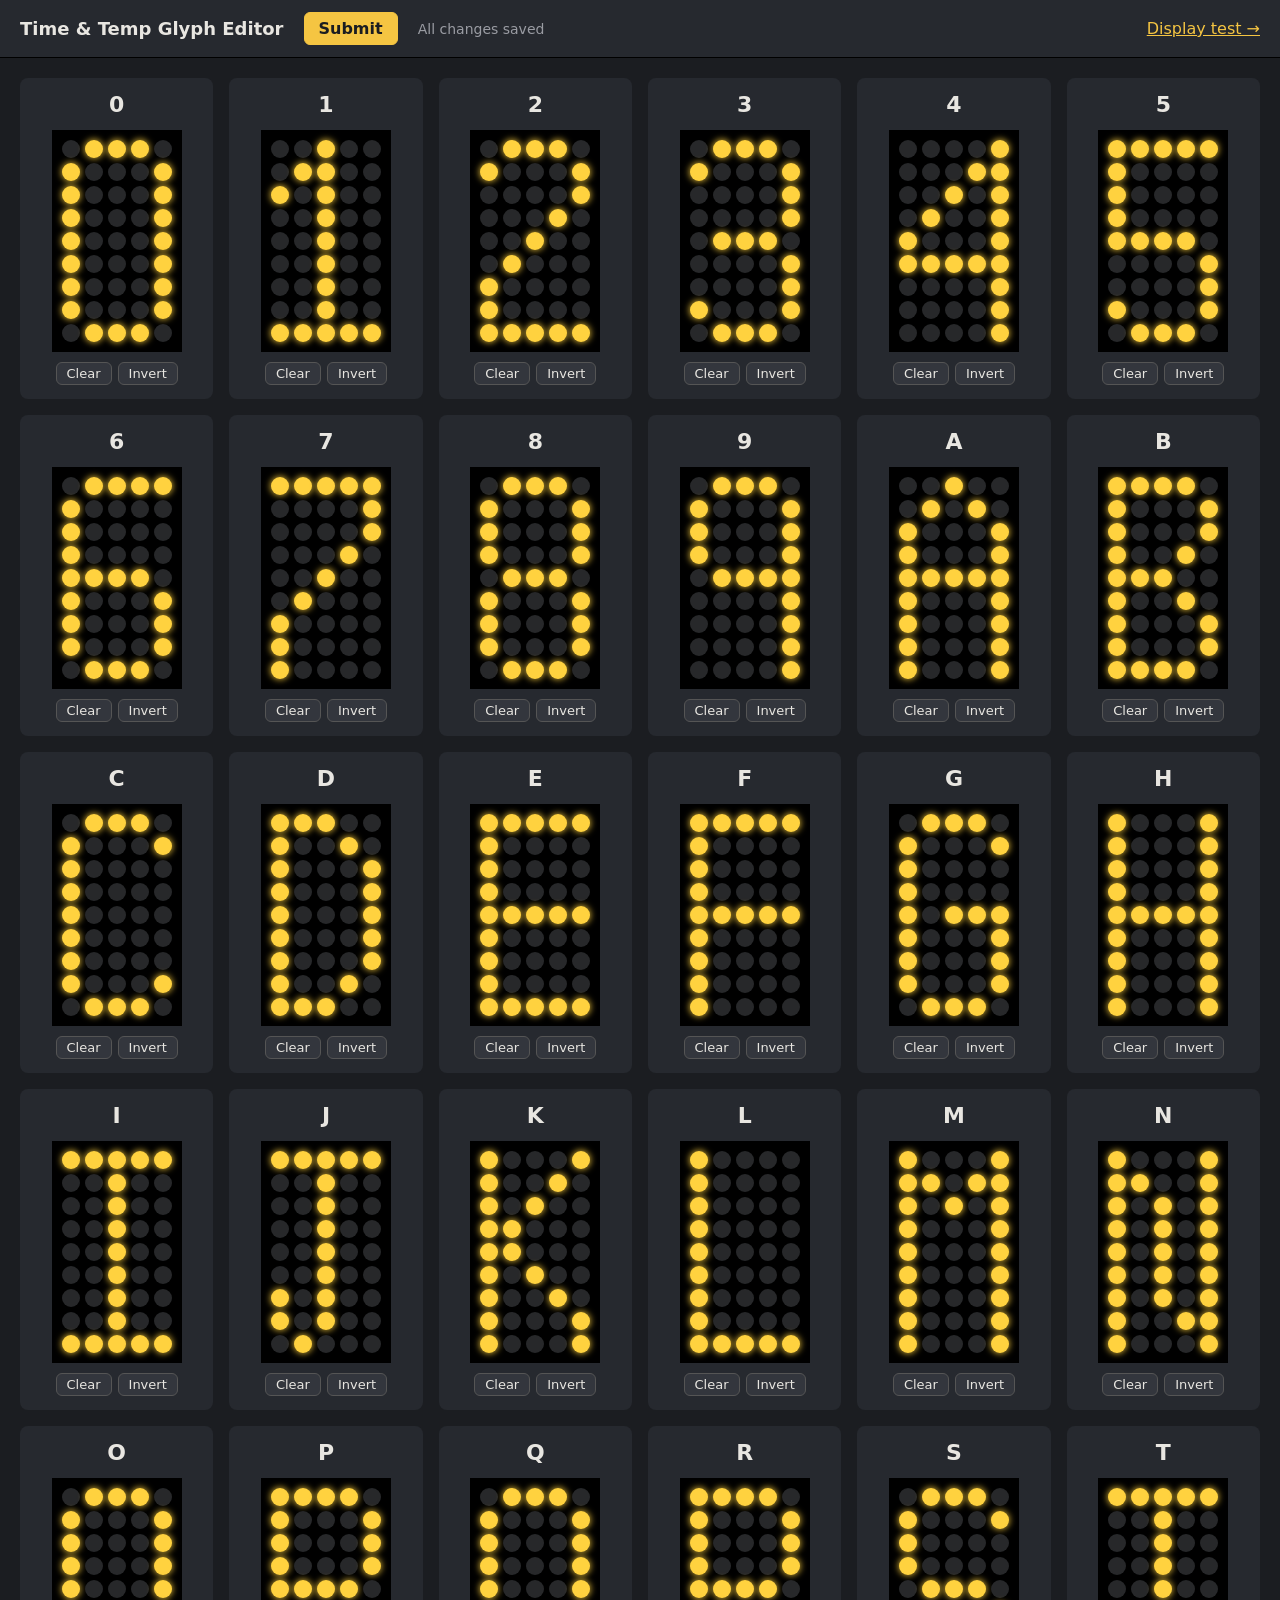
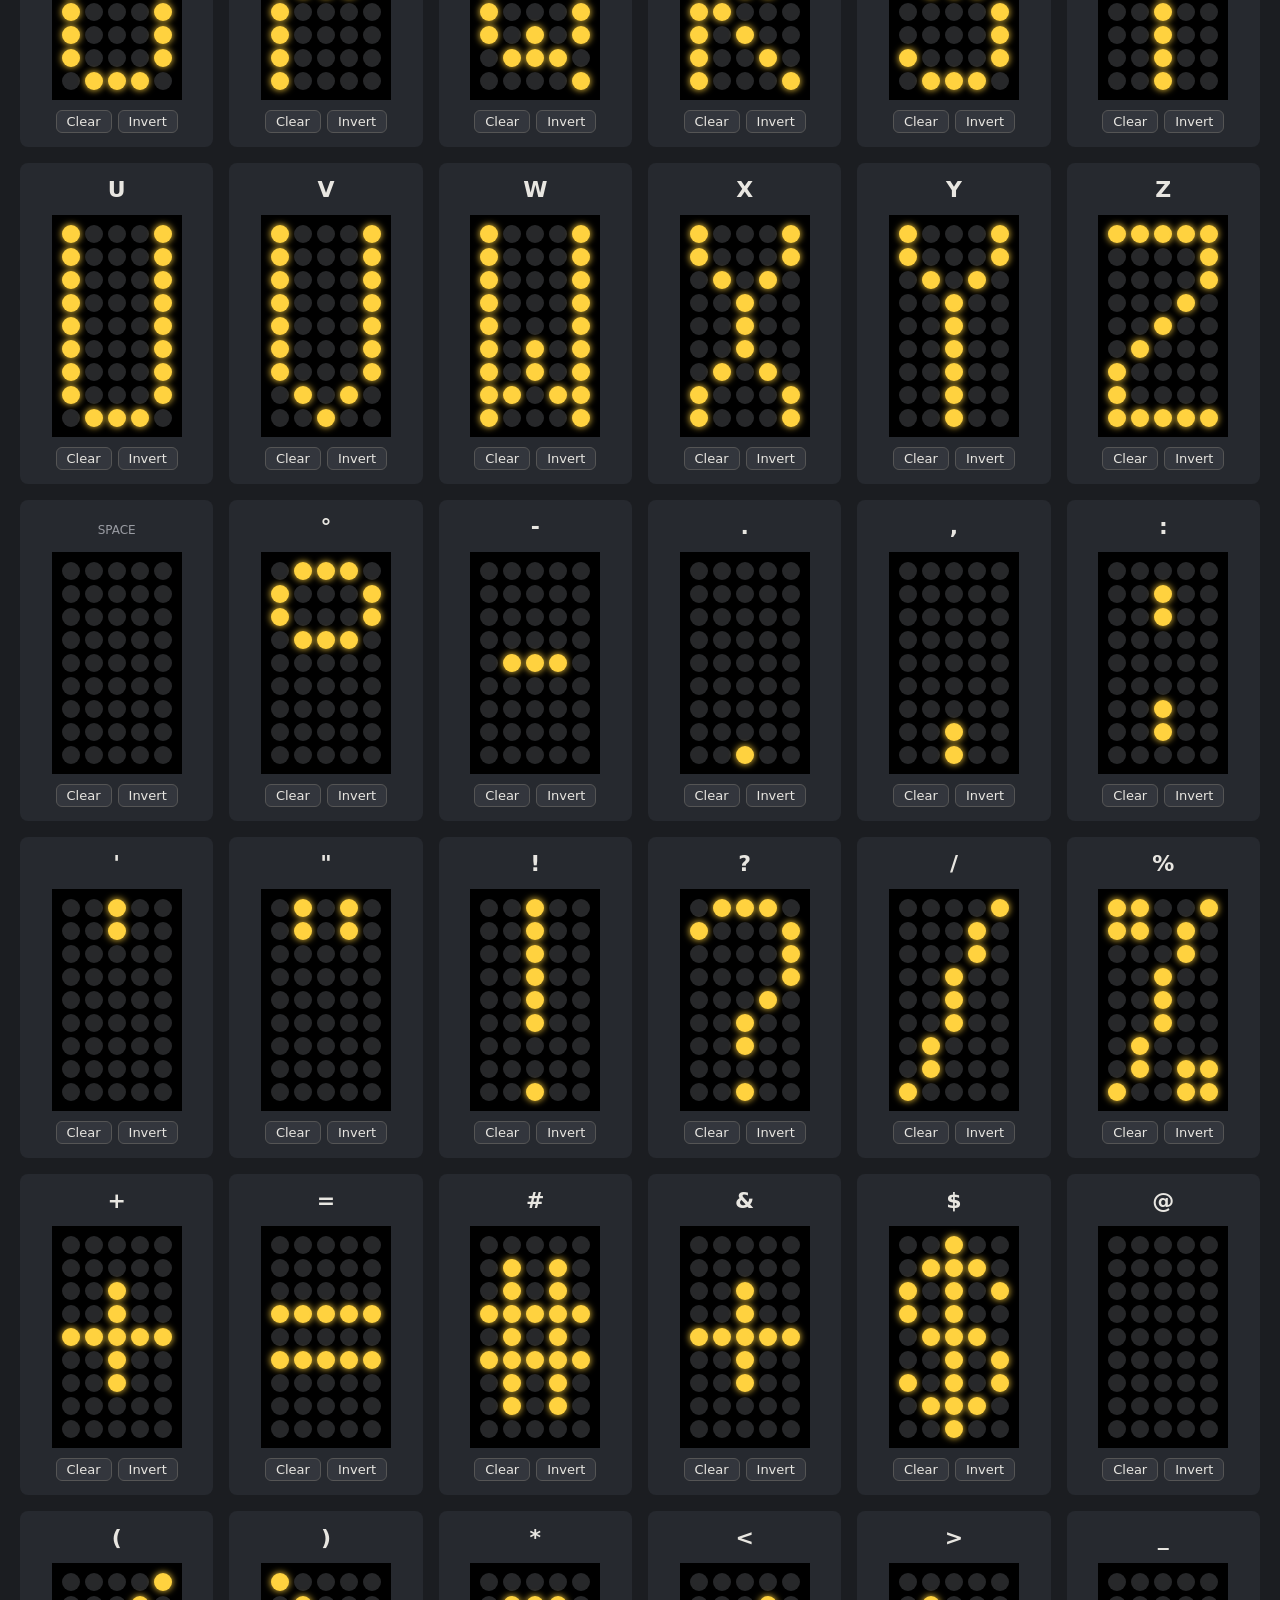
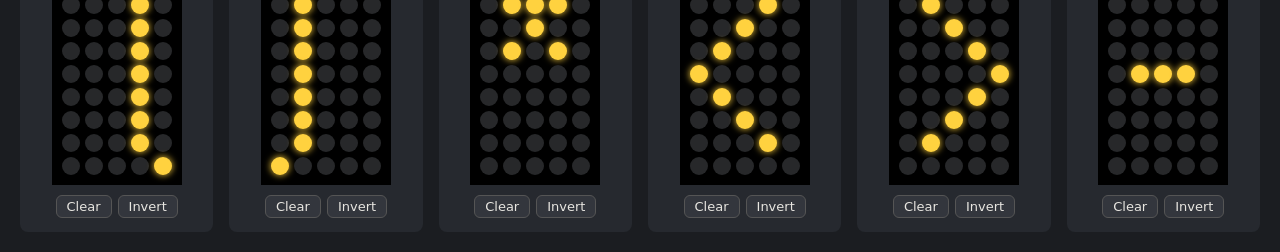
<file: index.html>
<!doctype html>
<html lang="en">
<head>
  <meta charset="utf-8">
  <meta name="viewport" content="width=device-width, initial-scale=1">
  <title>Glyph Editor</title>
  <link rel="stylesheet" href="style.css">
</head>
<body>
  <header>
    <h1>Time &amp; Temp Glyph Editor</h1>
    <button id="save" class="primary">Submit</button>
    <span id="status" class="status">Loading…</span>
    <nav><a href="display.html">Display test →</a></nav>
  </header>

  <main id="grid" class="grid"></main>

  <script src="common.js"></script>
  <script>
    const grid = document.getElementById("grid");
    const saveBtn = document.getElementById("save");
    const status = document.getElementById("status");

    let glyphs = {};
    const dirty = new Set();
    const cards = {};

    function setStatus(text, isError = false) {
      status.textContent = text;
      status.classList.toggle("error", isError);
    }

    function updateDirtyStatus() {
      setStatus(dirty.size ? `${dirty.size} unsaved change${dirty.size === 1 ? "" : "s"}` : "All changes saved");
    }

    function markDirty(ch) {
      dirty.add(ch);
      cards[ch].card.classList.add("dirty");
      updateDirtyStatus();
    }

    // Click toggles a light; dragging paints every light passed over with the
    // same on/off state as the first one touched.
    let paintValue = null;
    window.addEventListener("pointerup", () => { paintValue = null; });

    function setLight(ch, r, c, value) {
      if (glyphs[ch][r][c] === value) return;
      glyphs[ch][r][c] = value;
      cards[ch].lights[r][c].classList.toggle("on", !!value);
      markDirty(ch);
    }

    function buildCard(ch) {
      const card = document.createElement("section");
      card.className = "card";

      const label = document.createElement("div");
      label.className = "label";
      if (ch === " ") label.innerHTML = "<small>SPACE</small>";
      else label.textContent = ch;

      const panel = document.createElement("div");
      const lights = buildPanel(panel);
      panel.addEventListener("pointerdown", (e) => {
        const light = e.target.closest(".light");
        if (!light) return;
        e.preventDefault();
        light.releasePointerCapture?.(e.pointerId);
        const r = +light.dataset.row, c = +light.dataset.col;
        paintValue = glyphs[ch][r][c] ? 0 : 1;
        setLight(ch, r, c, paintValue);
      });
      panel.addEventListener("pointerover", (e) => {
        const light = e.target.closest(".light");
        if (!light || paintValue === null) return;
        setLight(ch, +light.dataset.row, +light.dataset.col, paintValue);
      });

      const actions = document.createElement("div");
      actions.className = "actions";
      const clear = document.createElement("button");
      clear.textContent = "Clear";
      clear.addEventListener("click", () => {
        for (let r = 0; r < HEIGHT; r++) for (let c = 0; c < WIDTH; c++) setLight(ch, r, c, 0);
      });
      const invert = document.createElement("button");
      invert.textContent = "Invert";
      invert.addEventListener("click", () => {
        for (let r = 0; r < HEIGHT; r++) for (let c = 0; c < WIDTH; c++) setLight(ch, r, c, glyphs[ch][r][c] ? 0 : 1);
      });
      actions.append(clear, invert);

      card.append(label, panel, actions);
      cards[ch] = { card, lights };
      paintPanel(lights, glyphs[ch]);
      return card;
    }

    saveBtn.addEventListener("click", async () => {
      saveBtn.disabled = true;
      setStatus("Saving…");
      try {
        const { count } = await saveGlyphs(glyphs);
        dirty.forEach((ch) => cards[ch].card.classList.remove("dirty"));
        dirty.clear();
        setStatus(`Saved ${count} characters to glyphs.json`);
      } catch (err) {
        setStatus(err.message, true);
      } finally {
        saveBtn.disabled = false;
      }
    });

    window.addEventListener("beforeunload", (e) => {
      if (dirty.size) e.preventDefault();
    });

    loadGlyphs()
      .then((loaded) => {
        glyphs = loaded;
        for (const ch of Object.keys(glyphs)) grid.appendChild(buildCard(ch));
        updateDirtyStatus();
      })
      .catch((err) => setStatus(`${err.message} — start the server with "python server.py"`, true));
  </script>
</body>
</html>
</file>
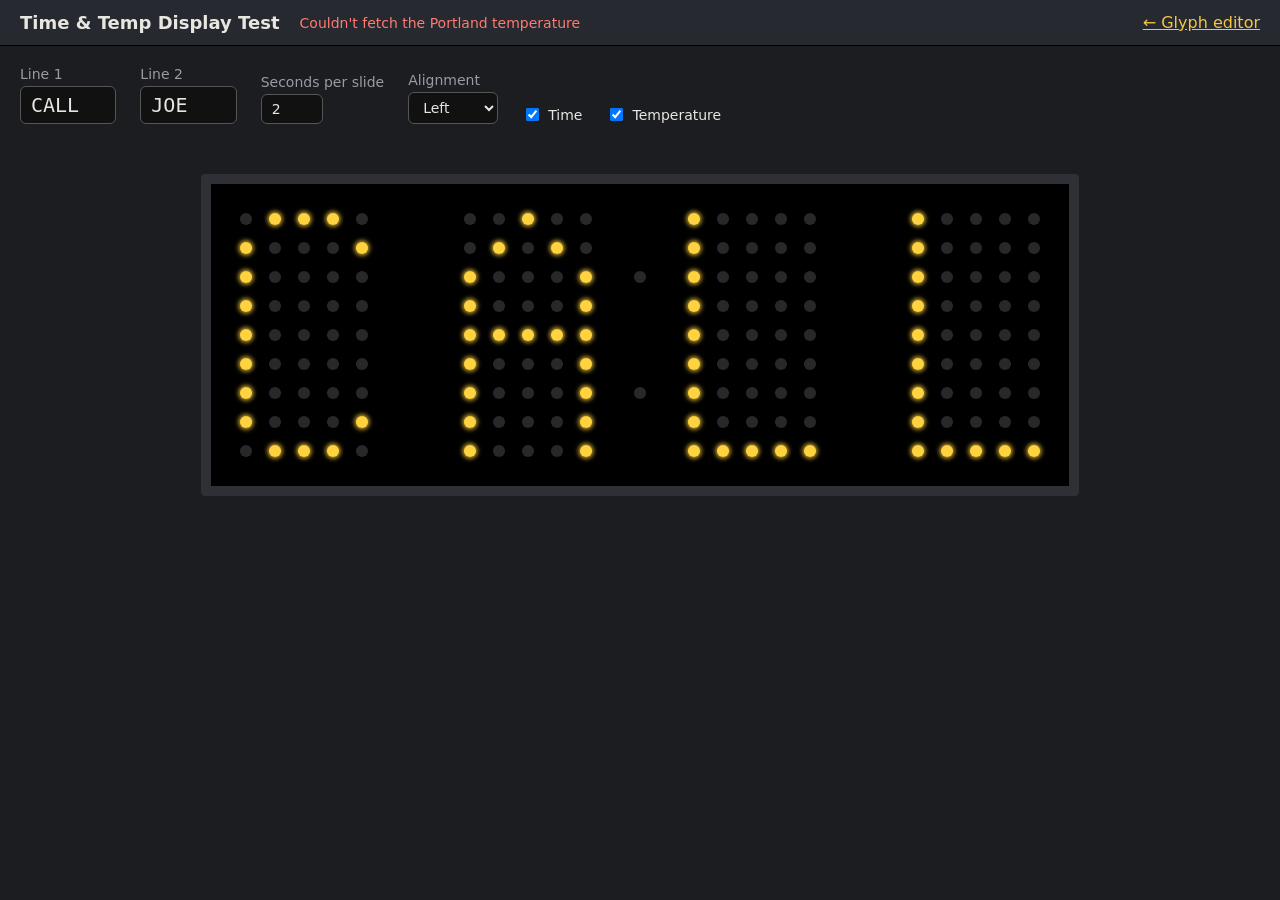
<file: display.html>
<!doctype html>
<html lang="en">
<head>
  <meta charset="utf-8">
  <meta name="viewport" content="width=device-width, initial-scale=1">
  <title>Sign Display Test</title>
  <link rel="stylesheet" href="style.css">
</head>
<body>
  <header>
    <h1>Time &amp; Temp Display Test</h1>
    <span id="status" class="status"></span>
    <nav><a href="index.html">← Glyph editor</a></nav>
  </header>

  <div class="controls">
    <label>Line 1 <input id="word1" class="word" maxlength="4" value="CALL"></label>
    <label>Line 2 <input id="word2" class="word" maxlength="4" value="JOE"></label>
    <label>Seconds per slide <input id="interval" type="number" min="0.2" step="0.1" value="2"></label>
    <label>Alignment
      <select id="align">
        <option value="left">Left</option>
        <option value="center">Center</option>
        <option value="right">Right</option>
      </select>
    </label>
    <label class="check"><input id="showTime" type="checkbox" checked> Time</label>
    <label class="check"><input id="showTemp" type="checkbox" checked> Temperature</label>
  </div>

  <div class="sign-wrap"><div id="sign" class="sign"></div></div>

  <script src="common.js"></script>
  <script>
    const SLOTS = 4;
    const TIME_ZONE = "America/New_York";
    // Portland, ME. Temperature comes from Open-Meteo (free, no API key).
    const WEATHER_URL = "https://api.open-meteo.com/v1/forecast?latitude=43.6591&longitude=-70.2568"
      + "&current=temperature_2m&temperature_unit=fahrenheit";
    const WEATHER_REFRESH_MS = 10 * 60 * 1000;

    const sign = document.getElementById("sign");
    const status = document.getElementById("status");
    const inputs = [document.getElementById("word1"), document.getElementById("word2")];
    const intervalInput = document.getElementById("interval");
    const alignSelect = document.getElementById("align");
    const showTime = document.getElementById("showTime");
    const showTemp = document.getElementById("showTemp");

    // Four character panels, with the colon lights between the second and third.
    const slots = [];
    let colonLights = [];
    for (let i = 0; i < SLOTS; i++) {
      if (i === 2) {
        const colon = document.createElement("div");
        colon.className = "colon";
        colonLights = [0, 1].map(() => colon.appendChild(Object.assign(document.createElement("div"), { className: "light" })));
        sign.appendChild(colon);
      }
      const panel = document.createElement("div");
      sign.appendChild(panel);
      slots.push(buildPanel(panel));
    }

    let glyphs = {};
    let temperature = null;
    let weatherError = "";
    let slideIndex = 0;
    let timer = null;

    // Pads a word out to SLOTS characters. Centering an odd gap puts the
    // extra blank on the right, since the sign has no half positions.
    function layout(word, align = alignSelect.value) {
      const chars = [...word.toUpperCase()].slice(0, SLOTS);
      const gap = SLOTS - chars.length;
      const left = { left: 0, center: Math.floor(gap / 2), right: gap }[align];
      return [...Array(left).fill(" "), ...chars, ...Array(gap - left).fill(" ")];
    }

    // 12-hour Portland time as four slots, e.g. " 932" or "1205" (the colon is separate).
    function timeChars() {
      const parts = new Intl.DateTimeFormat("en-US", {
        timeZone: TIME_ZONE, hour: "numeric", minute: "2-digit", hour12: true,
      }).formatToParts(new Date());
      const hour = parts.find((p) => p.type === "hour").value;
      const minute = parts.find((p) => p.type === "minute").value;
      return layout(hour + minute, "right");
    }

    function tempChars() {
      return layout(`${Math.round(temperature)}°`, "right");
    }

    // The slides currently in rotation, each returning { chars, colon }.
    function activeSlides() {
      const slides = inputs
        .filter((input) => input.value.trim())
        .map((input) => () => ({ chars: layout(input.value), colon: false }));
      if (showTime.checked) slides.push(() => ({ chars: timeChars(), colon: true }));
      if (showTemp.checked && temperature !== null) slides.push(() => ({ chars: tempChars(), colon: false }));
      return slides;
    }

    function render() {
      const slides = activeSlides();
      const { chars, colon } = slides.length
        ? slides[slideIndex % slides.length]()
        : { chars: layout(""), colon: false };

      const missing = new Set();
      chars.forEach((ch, i) => {
        if (!glyphs[ch]) missing.add(ch);
        paintPanel(slots[i], glyphs[ch]);
      });
      colonLights.forEach((light) => light.classList.toggle("on", colon));

      const problems = [];
      if (missing.size) problems.push(`No pattern for: ${[...missing].join(" ")}`);
      if (showTemp.checked && weatherError) problems.push(weatherError);
      status.textContent = problems.join(" · ");
      status.classList.toggle("error", problems.length > 0);
    }

    function restart() {
      clearInterval(timer);
      render();
      const seconds = Math.max(0.2, parseFloat(intervalInput.value) || 2);
      timer = setInterval(() => {
        slideIndex = (slideIndex + 1) % Math.max(1, activeSlides().length);
        render();
      }, seconds * 1000);
    }

    async function updateWeather() {
      try {
        const res = await fetch(WEATHER_URL);
        if (!res.ok) throw new Error(res.status);
        temperature = (await res.json()).current.temperature_2m;
        weatherError = "";
      } catch (err) {
        weatherError = "Couldn't fetch the Portland temperature";
      }
      render();
    }

    inputs.forEach((input) => input.addEventListener("input", render));
    [alignSelect, showTime, showTemp].forEach((el) => el.addEventListener("change", render));
    intervalInput.addEventListener("change", restart);

    async function reload() {
      try {
        glyphs = await loadGlyphs();
        render();
      } catch (err) {
        status.textContent = `${err.message} — start the server with "python server.py"`;
        status.classList.add("error");
      }
    }

    // Pick up edits saved from the editor in another tab.
    document.addEventListener("visibilitychange", () => {
      if (document.visibilityState === "visible") reload();
    });

    reload().then(restart);
    updateWeather();
    setInterval(updateWeather, WEATHER_REFRESH_MS);
  </script>
</body>
</html>
</file>
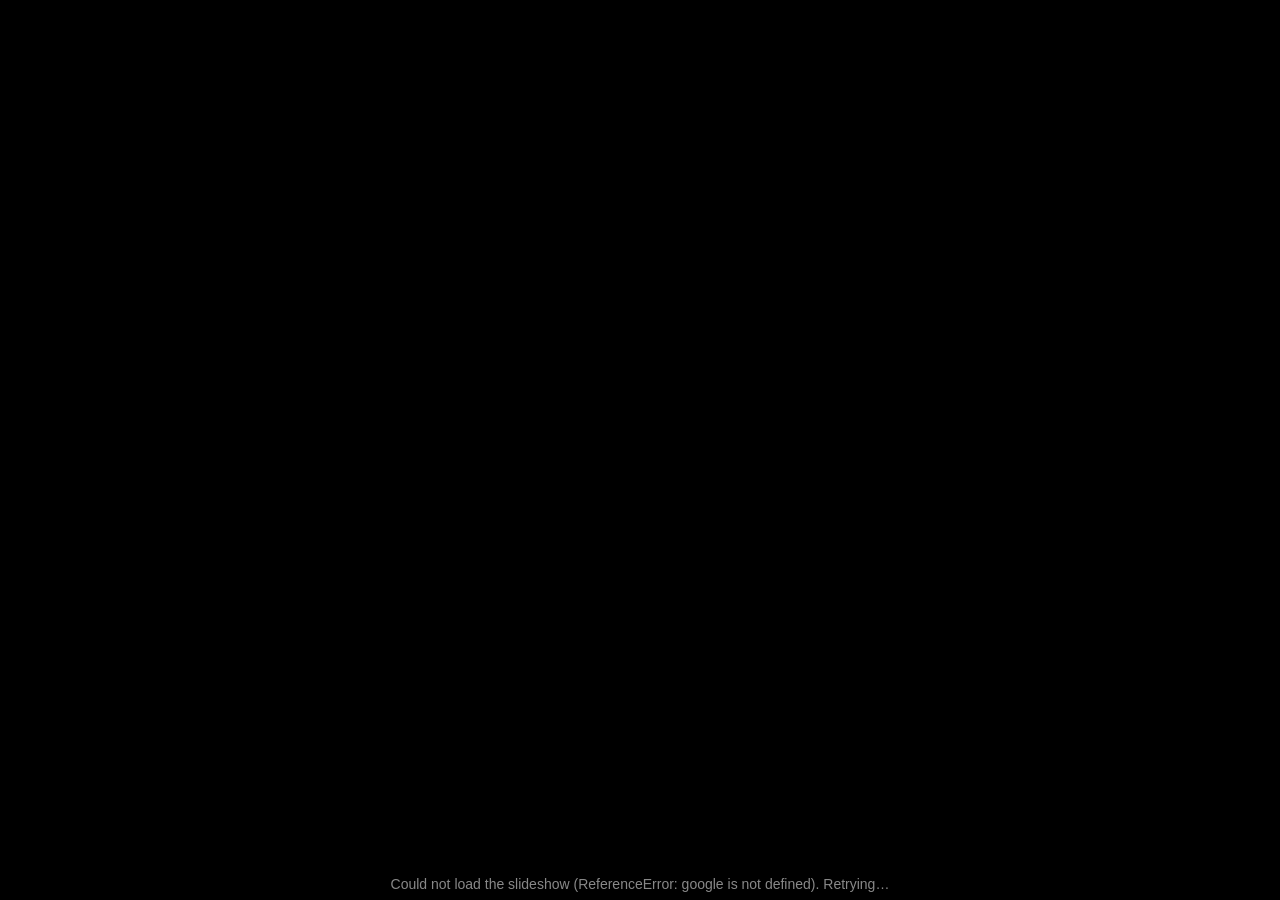
<file: slides/Display.html>
<!DOCTYPE html>
<html>
<head>
  <base target="_top">
  <meta charset="utf-8">
  <!--
    Lobby display for the kiosk deck. Served by doGet() in kiosk.gs (Part 3).
    Regular slides come from the published deck in two iframes that take
    turns: one is on screen while the other loads the next slide. Sign slides
    are drawn here as SVG, with the same light positions setupTimeAndTemp()
    uses, so the clock is live.
  -->
  <style>
    html, body { margin: 0; height: 100%; background: #000; overflow: hidden; cursor: none; }
    #stage { position: absolute; left: 50%; top: 50%; transform: translate(-50%, -50%); overflow: hidden; }
    .layer { position: absolute; inset: 0; opacity: 0; transition: opacity 0.6s ease; }
    .layer.on { opacity: 1; }
    iframe.layer { width: 100%; height: 100%; border: 0; pointer-events: none; }
    #sign img, #sign svg { position: absolute; inset: 0; width: 100%; height: 100%; }
    #sign circle { transition: fill 0.2s linear, stroke-opacity 0.2s linear; }
    #message { position: absolute; left: 0; right: 0; bottom: 8px; color: #888;
      font: 14px sans-serif; text-align: center; }
  </style>
</head>
<body>
  <div id="stage">
    <iframe class="layer" id="frameA" title="slide"></iframe>
    <iframe class="layer" id="frameB" title="slide"></iframe>
    <div class="layer" id="sign">
      <img id="building" alt="">
      <svg id="lights" xmlns="http://www.w3.org/2000/svg" preserveAspectRatio="none"></svg>
    </div>
  </div>
  <div id="message">Loading…</div>

  <script>
    const SLOTS = 4, WIDTH = 5, HEIGHT = 9, DEGREE = '°';
    const RELOAD_AFTER_MS = 2 * 60 * 1000; // a preloaded slide older than this is reloaded
    const LOAD_TIMEOUT_MS = 15000;
    const SETTLE_MS = 1000; // time for an embed to draw after its load event

    const stage = document.getElementById('stage');
    const frames = [document.getElementById('frameA'), document.getElementById('frameB')];
    const signLayer = document.getElementById('sign');
    const svg = document.getElementById('lights');
    const message = document.getElementById('message');

    let data = null;      // from kioskData()
    let temp = null;
    let bulbs = [];       // SVG circles, in the order of data.geometry.lights
    let pos = -1;         // index into data.slides of the slide on screen
    let current = null;   // the slide on screen
    let timer = null;
    let shownSignKey = null;

    // ------------------------------------------------------------ server calls

    function call(name, arg) {
      return new Promise((resolve, reject) => {
        google.script.run.withSuccessHandler(resolve).withFailureHandler(reject)[name](arg);
      });
    }

    async function start() {
      try {
        const first = await call('kioskData', true);
        temp = first.temp;
        build(first);
        message.textContent = '';
        advance();
        setInterval(refreshPlaylist, first.refreshMinutes * 60000);
        setInterval(refreshTemp, first.tempRefreshMinutes * 60000);
        setInterval(tick, 1000);
      } catch (e) {
        message.textContent = 'Could not load the slideshow (' + e + '). Retrying…';
        setTimeout(start, 30000);
      }
    }

    async function refreshPlaylist() {
      try {
        const next = await call('kioskData', false);
        // Keep the slide on screen as the reference point in the new order.
        const at = current ? next.slides.findIndex((s) => s.id === current.id) : -1;
        data = Object.assign(next, { image: data.image });
        temp = next.temp;
        pos = at >= 0 ? at : Math.min(pos, next.slides.length - 1);
      } catch (e) {
        console.warn('Playlist refresh failed; keeping the old one.', e);
      }
    }

    async function refreshTemp() {
      try {
        temp = await call('kioskTemp');
      } catch (e) {
        console.warn('Temperature refresh failed.', e);
      }
    }

    // ------------------------------------------------------------ setup

    function build(d) {
      data = d;
      // Size the stage to the deck's aspect ratio, as large as the screen allows.
      const ratio = d.pageW / d.pageH;
      const fit = () => {
        const w = Math.min(window.innerWidth, window.innerHeight * ratio);
        stage.style.width = w + 'px';
        stage.style.height = w / ratio + 'px';
      };
      fit();
      window.addEventListener('resize', fit);

      const fade = d.fadeSeconds + 's';
      document.querySelectorAll('.layer').forEach((el) => { el.style.transitionDuration = fade; });

      signLayer.style.background = d.background;
      const img = document.getElementById('building');
      if (d.image) img.src = d.image; else img.remove();

      svg.setAttribute('viewBox', '0 0 ' + d.pageW + ' ' + d.pageH);
      const ns = 'http://www.w3.org/2000/svg';
      bulbs = d.geometry.lights.map((light) => {
        const c = document.createElementNS(ns, 'circle');
        c.setAttribute('cx', light.x);
        c.setAttribute('cy', light.y);
        c.setAttribute('r', d.geometry.bulb / 2);
        c.setAttribute('stroke', d.lightOn);
        c.setAttribute('stroke-width', d.geometry.glow);
        c.style.transitionDuration = d.lightFadeSeconds + 's';
        svg.appendChild(c);
        return c;
      });
      paintLights(new Array(bulbs.length).fill(false));
    }

    // ------------------------------------------------------------ playback

    function advance() {
      const slides = data.slides;
      let next = null;
      for (let tries = 0; tries < slides.length; tries++) {
        pos = (pos + 1) % slides.length;
        if (playable(slides[pos])) { next = slides[pos]; break; }
      }
      if (!next) { schedule(5000); return; }
      show(next).then(() => {
        schedule(next.seconds * 1000);
        preloadAfter(pos);
      });
    }

    function schedule(ms) {
      clearTimeout(timer);
      timer = setTimeout(advance, ms);
    }

    /**
     * Whether a slide is one of the four sign slides. The server sends -1 for
     * regular slides. Anything that isn't 0-3 counts as regular, because
     * google.script.run drops null values, so a null would arrive as a
     * missing property.
     */
    function isSign(slide) {
      return slide.sign === 0 || slide.sign === 1 || slide.sign === 2 || slide.sign === 3;
    }

    function playable(slide) {
      return !isSign(slide) || !signFrame(slide.sign).skip;
    }

    async function show(slide) {
      const wasSign = !!current && isSign(current);
      current = slide;
      if (isSign(slide)) {
        paintSign(slide.sign, wasSign);
        setActive(signLayer);
        return;
      }
      const frame = await loadInto(slideUrl(slide.id));
      if (current === slide) setActive(frame);
    }

    /**
     * Starts loading the next regular slide in the iframe that's off screen,
     * looking past any sign slides in between, so it's ready when its turn
     * comes.
     */
    function preloadAfter(from) {
      const slides = data.slides;
      for (let i = 1; i <= slides.length; i++) {
        const s = slides[(from + i) % slides.length];
        if (!isSign(s) && playable(s)) {
          loadInto(slideUrl(s.id));
          return;
        }
      }
    }

    function slideUrl(id) {
      return data.embed + '/embed?start=false&loop=false&rm=minimal&slide=id.' + encodeURIComponent(id) +
        '#slide=id.' + encodeURIComponent(id);
    }

    /**
     * Resolves with an iframe showing url. It reuses a frame that loaded the
     * same url recently. Otherwise it loads the url into a frame that isn't
     * on screen.
     */
    function loadInto(url) {
      const fresh = frames.find((f) => f.dataset.url === url && Date.now() - f.loadedAt < RELOAD_AFTER_MS);
      if (fresh) return fresh.ready;
      const idle = frames.filter((f) => !f.classList.contains('on'));
      const frame = idle.sort((a, b) => (a.loadedAt || 0) - (b.loadedAt || 0))[0] || frames[0];
      frame.dataset.url = url;
      frame.loadedAt = Date.now();
      frame.ready = new Promise((resolve) => {
        const finish = () => { clearTimeout(timeout); setTimeout(() => resolve(frame), SETTLE_MS); };
        const timeout = setTimeout(() => resolve(frame), LOAD_TIMEOUT_MS);
        frame.onload = finish;
      });
      frame.src = url;
      return frame.ready;
    }

    function setActive(layer) {
      document.querySelectorAll('.layer').forEach((el) => el.classList.toggle('on', el === layer));
    }

    // ------------------------------------------------------------ the sign

    /** Keeps the clock current while the time slide is up. */
    function tick() {
      if (current && isSign(current) && shownSignKey !== signKey(current.sign)) {
        paintSign(current.sign, false);
      }
    }

    /**
     * Lights up sign slide k. Between two sign slides the lit lights fade
     * off first and the new ones fade on, like the real sign.
     */
    function paintSign(k, fadeBetween) {
      const frame = signFrame(k);
      const state = lightsOn(frame.chars, frame.colon);
      shownSignKey = signKey(k);
      if (fadeBetween) {
        paintLights(state.map(() => false));
        setTimeout(() => { if (shownSignKey === signKey(k)) paintLights(state); }, data.lightFadeSeconds * 1000);
      } else {
        paintLights(state);
      }
    }

    function paintLights(state) {
      bulbs.forEach((c, i) => {
        c.style.fill = state[i] ? data.lightOn : data.lightOff;
        c.style.strokeOpacity = state[i] ? data.glowAlpha : 0;
      });
    }

    function signKey(k) {
      const f = signFrame(k);
      return k + '|' + f.chars.join('') + f.colon;
    }

    /** What sign slide k shows: 0 and 1 are the words, 2 the time, 3 the temperature. */
    function signFrame(k) {
      if (k === 0 || k === 1) {
        const word = String(data.words[k] || '').trim();
        return { chars: layout(word, data.align), colon: false, skip: word === '' };
      }
      if (k === 2) return { chars: timeChars(), colon: true, skip: false };
      if (temp === null || temp === undefined) return { chars: layout('', 'left'), colon: false, skip: true };
      return { chars: layout(temp + DEGREE, 'right'), colon: false, skip: false };
    }

    /** Pads a word out to 4 slots. Centering puts an odd extra blank on the right. */
    function layout(word, align) {
      const chars = Array.from(word.toUpperCase()).slice(0, SLOTS);
      const gap = SLOTS - chars.length;
      const left = { left: 0, center: Math.floor(gap / 2), right: gap }[String(align).toLowerCase()] || 0;
      const out = new Array(left).fill(' ').concat(chars);
      while (out.length < SLOTS) out.push(' ');
      return out;
    }

    /** 12-hour time in the deck's time zone as four slots, e.g. " 932". */
    function timeChars() {
      const parts = new Intl.DateTimeFormat('en-US', {
        timeZone: data.timeZone, hour: 'numeric', minute: '2-digit', hourCycle: 'h23',
      }).formatToParts(new Date());
      const get = (type) => parts.find((p) => p.type === type).value;
      const hour = Number(get('hour')) % 12 || 12;
      return layout(hour + get('minute'), 'right');
    }

    /** One true/false per light: the four panels, then the two colon lights. */
    function lightsOn(chars, colon) {
      const out = [];
      chars.forEach((ch) => {
        const matrix = data.glyphs[ch];
        for (let r = 0; r < HEIGHT; r++) {
          for (let c = 0; c < WIDTH; c++) out.push(!!(matrix && matrix[r] && matrix[r][c] === 1));
        }
      });
      out.push(colon, colon);
      return out;
    }

    start();
  </script>
</body>
</html>
</file>
<file: style.css>
:root {
  --bg: #1b1d21;
  --surface: #26292f;
  --text: #e8e6e1;
  --muted: #9a9ca3;
  --accent: #f5c542;
  --light-off: #27282a;
  --light-on: #ffd23f;
  --light-glow: rgba(255, 210, 63, 0.75);
  --light-size: 18px;
  --light-gap: 5px;
}

* { box-sizing: border-box; }

body {
  margin: 0;
  background: var(--bg);
  color: var(--text);
  font-family: system-ui, -apple-system, "Segoe UI", sans-serif;
}

header {
  position: sticky;
  top: 0;
  z-index: 1;
  display: flex;
  flex-wrap: wrap;
  align-items: center;
  gap: 12px 20px;
  padding: 12px 20px;
  background: var(--surface);
  border-bottom: 1px solid #000;
}

header h1 { font-size: 18px; margin: 0; }
header nav { margin-left: auto; }
a { color: var(--accent); }

button {
  font: inherit;
  padding: 6px 14px;
  border: 1px solid #555;
  border-radius: 6px;
  background: #33363d;
  color: var(--text);
  cursor: pointer;
}
button:hover { background: #3d4048; }
button.primary { background: var(--accent); color: #1b1d21; border-color: var(--accent); font-weight: 600; }
button.primary:hover { filter: brightness(1.08); }
button:disabled { opacity: 0.5; cursor: default; }

.status { color: var(--muted); font-size: 14px; }
.status.error { color: #ff7b72; }

/* A single 5x9 character panel. */
.panel {
  display: grid;
  grid-template-columns: repeat(5, var(--light-size));
  grid-auto-rows: var(--light-size);
  gap: var(--light-gap);
  padding: calc(var(--light-gap) * 2);
  background: #000;
  width: max-content;
  user-select: none;
}

.light {
  border-radius: 50%;
  background: var(--light-off);
}
.light.on {
  background: var(--light-on);
  box-shadow: 0 0 6px 1px var(--light-glow);
}

/* Editor page */
.grid {
  display: grid;
  grid-template-columns: repeat(auto-fill, minmax(170px, 1fr));
  gap: 16px;
  padding: 20px;
}

.card {
  display: flex;
  flex-direction: column;
  align-items: center;
  gap: 10px;
  padding: 12px;
  background: var(--surface);
  border: 2px solid transparent;
  border-radius: 8px;
}
.card.dirty { border-color: var(--accent); }
.card .label { font-size: 22px; font-weight: 700; min-height: 28px; }
.card .label small { font-size: 12px; color: var(--muted); font-weight: 400; }
.card .panel .light { cursor: pointer; }
.card .actions { display: flex; gap: 6px; }
.card .actions button { padding: 3px 10px; font-size: 13px; }

/* Display page */
.controls {
  display: flex;
  flex-wrap: wrap;
  gap: 16px 24px;
  padding: 20px;
  align-items: end;
}
.controls label { display: flex; flex-direction: column; gap: 4px; font-size: 14px; color: var(--muted); }
.controls input, .controls select {
  font: inherit;
  padding: 6px 10px;
  border: 1px solid #555;
  border-radius: 6px;
  background: #111;
  color: var(--text);
}
.controls input.word { width: 8ch; text-transform: uppercase; font-family: ui-monospace, monospace; font-size: 20px; }
.controls input[type="number"] { width: 7ch; }

.sign-wrap { display: flex; justify-content: center; padding: 30px 16px 60px; overflow-x: auto; }
/* Spacing and bulb size follow photos of the real sign: letters sit about
   3.75 light spacings apart (center to center) and each bulb is about 40% of
   the spacing across. --light-size is the grid cell; bulbs are scaled down
   inside it. */
.sign {
  --light-size: 22px;
  --light-gap: 7px;
  --char-gap: 86px;
  --bulb-scale: 0.55;
  display: flex;
  gap: var(--char-gap);
  padding: 24px;
  background: #000;
  border: 10px solid #2e3035;
  border-radius: 4px;
}
.sign .panel { padding: 0; }
.sign .light { transform: scale(var(--bulb-scale)); }
.sign .light.on { box-shadow: 0 0 8px 3px var(--light-glow); }

/* The two colon lights between the second and third characters. The column
   takes up no width and cancels its own flex gaps, so every character stays
   --char-gap apart and the lights are centered in the gap. */
.colon {
  width: 0;
  margin-inline: calc(var(--char-gap) / -2);
  display: grid;
  grid-template-columns: var(--light-size);
  grid-template-rows: repeat(9, var(--light-size));
  gap: var(--light-gap);
}
.colon .light { transform: translateX(-50%) scale(var(--bulb-scale)); }
.colon .light:nth-child(1) { grid-row: 3; }
.colon .light:nth-child(2) { grid-row: 7; }

.controls .check { flex-direction: row; align-items: center; gap: 6px; color: var(--text); }

@media (max-width: 700px) {
  .sign { --light-size: 8px; --light-gap: 3px; --char-gap: 33px; padding: 14px; }
}
</file>
